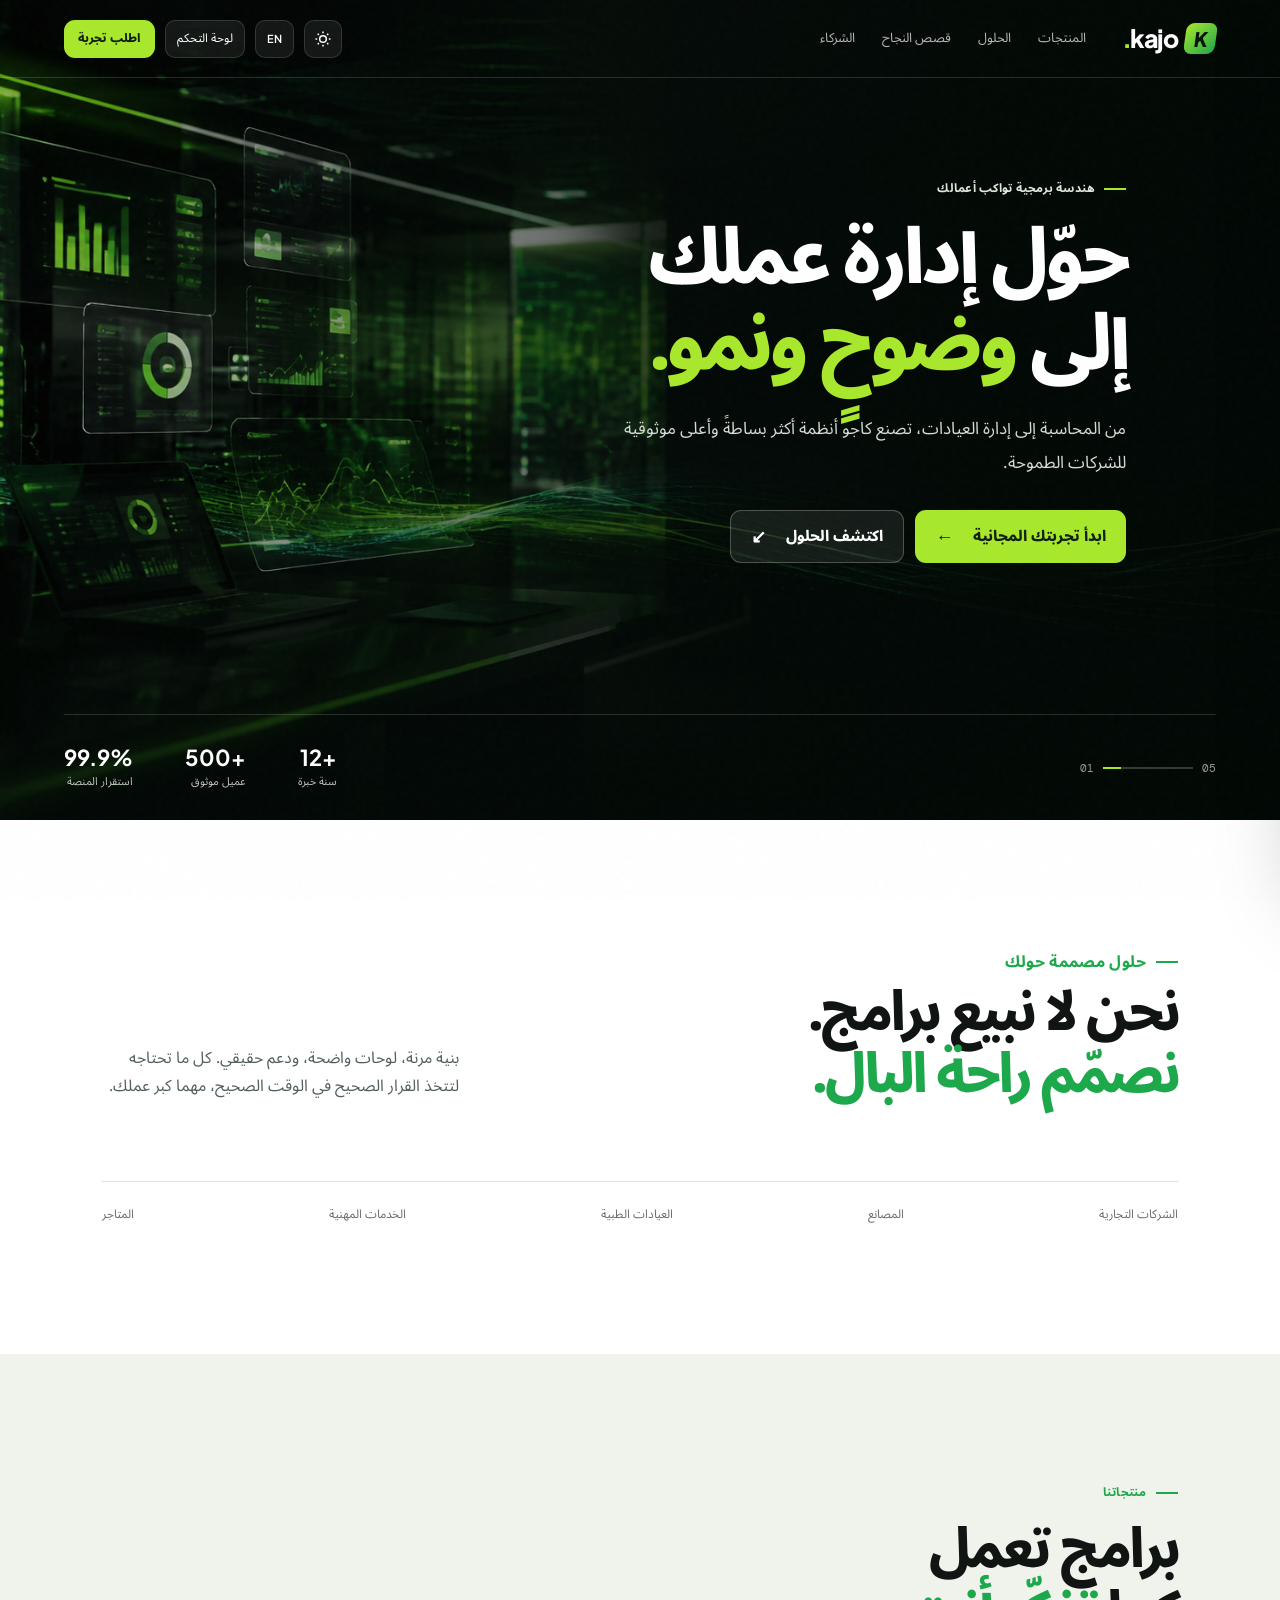
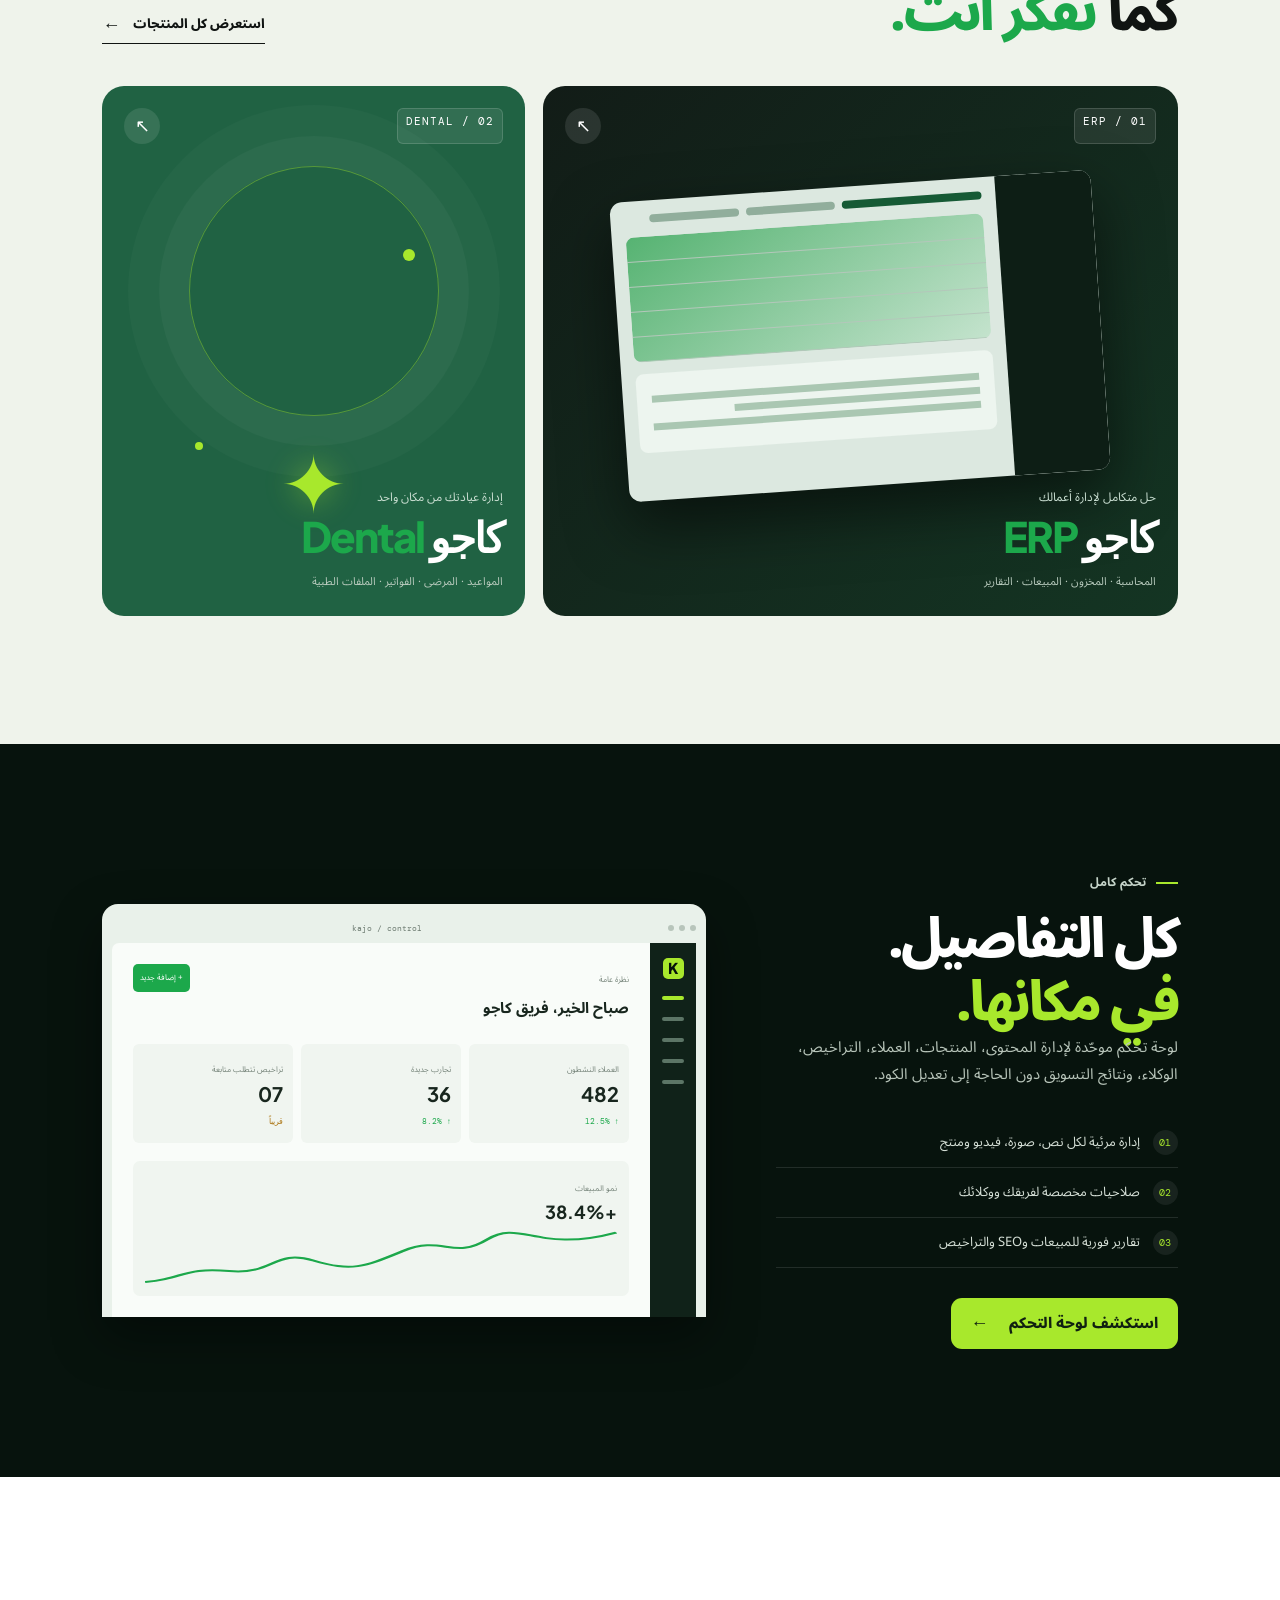
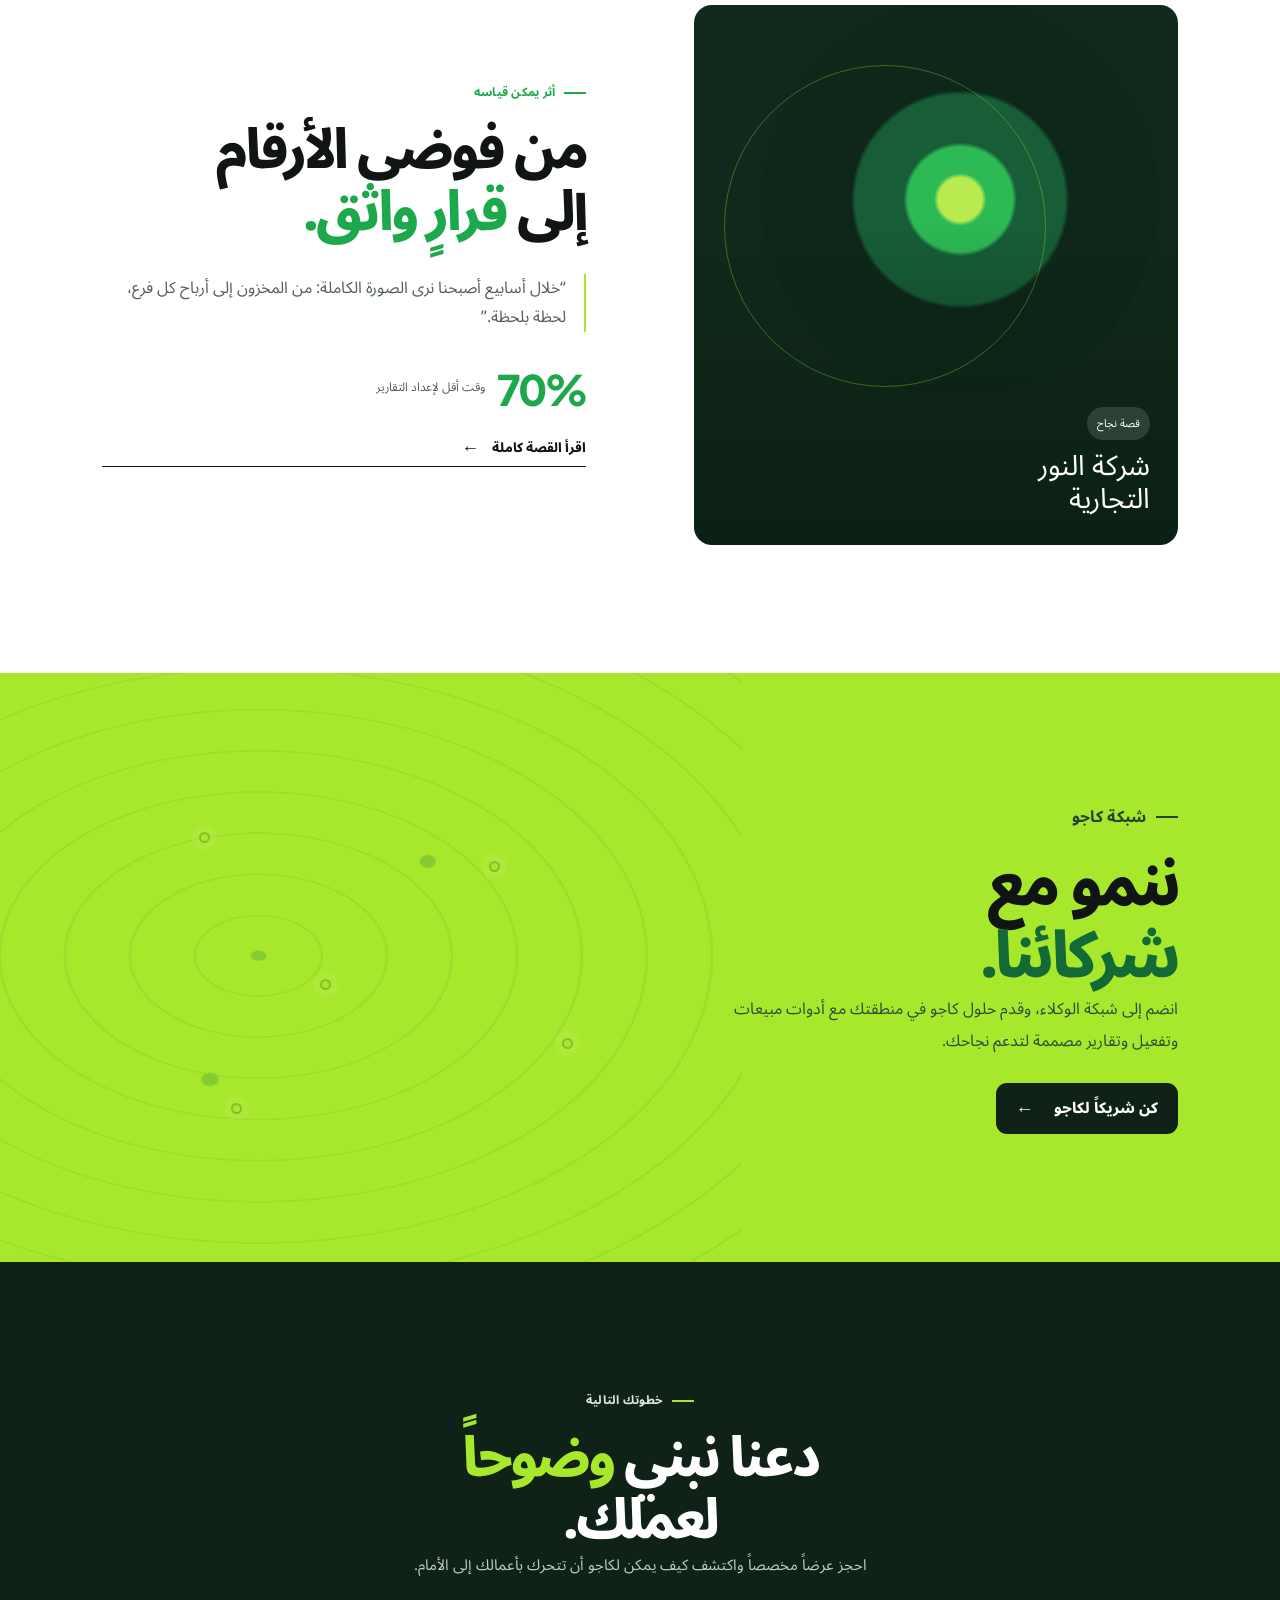
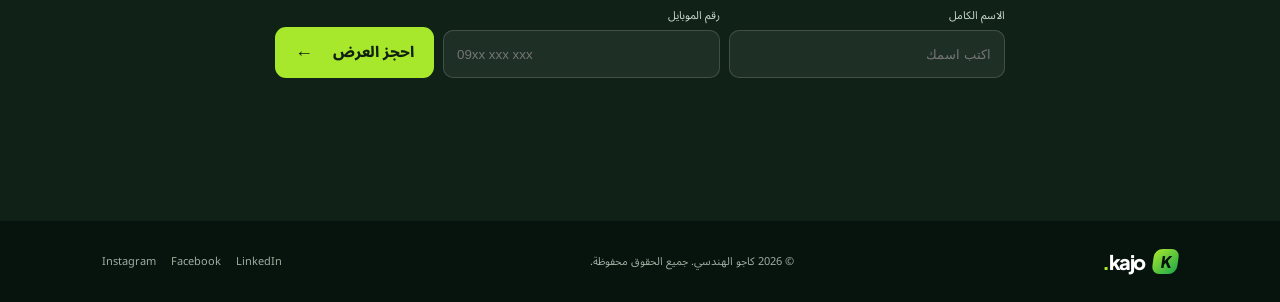
<file: index.html>
<!doctype html>
<html lang="ar" dir="rtl">
<head>
  <meta charset="UTF-8" />
  <meta name="viewport" content="width=device-width, initial-scale=1.0" />
  <meta name="description" content="كاجو الهندسي — حلول ERP وإدارة عيادات الأسنان للشركات السورية." />
  <title>Kajo | كاجو الهندسي</title>
  <link rel="preconnect" href="https://fonts.googleapis.com" />
  <link rel="preconnect" href="https://fonts.gstatic.com" crossorigin />
  <link href="https://fonts.googleapis.com/css2?family=Noto+Sans+Arabic:wght@400;500;600;700;800&family=Plus+Jakarta+Sans:wght@400;500;600;700;800&display=swap" rel="stylesheet" />
  <link rel="stylesheet" href="styles.css" />
</head>
<body>
  <div class="noise"></div>
  <header class="topbar"><a class="brand" href="#top" aria-label="Kajo home"><span class="brand-mark">K</span><span>kajo<span class="brand-dot">.</span></span></a><nav><a href="#products" data-ar="المنتجات" data-en="Products">المنتجات</a><a href="#solutions" data-ar="الحلول" data-en="Solutions">الحلول</a><a href="#success" data-ar="قصص النجاح" data-en="Success stories">قصص النجاح</a><a href="#partners" data-ar="الشركاء" data-en="Partners">الشركاء</a></nav><div class="nav-actions"><button class="icon-btn" id="themeToggle" aria-label="تبديل الألوان"><svg viewBox="0 0 24 24"><path d="M12 3v2m0 14v2M3 12h2m14 0h2M5.64 5.64l1.42 1.42m9.88 9.88 1.42 1.42m0-12.72-1.42 1.42m-9.88 9.88-1.42 1.42"/><circle cx="12" cy="12" r="4"/></svg></button><button class="lang" id="langToggle">EN</button><button class="admin-link" id="adminToggle">لوحة التحكم</button><a href="#demo" class="button button-small">اطلب تجربة</a></div><button class="menu" id="menuToggle" aria-label="القائمة"><i></i><i></i></button></header>

  <main id="top">
    <section class="hero">
      <div class="hero-image"></div><div class="hero-shade"></div>
      <div class="hero-content reveal"><p class="eyebrow"><span></span> هندسة برمجية تواكب أعمالك</p><h1>حوّل إدارة عملك<br/>إلى <em>وضوحٍ ونمو.</em></h1><p class="hero-copy">من المحاسبة إلى إدارة العيادات، تصنع كاجو أنظمة أكثر بساطةً وأعلى موثوقية للشركات الطموحة.</p><div class="hero-buttons"><a href="#demo" class="button">ابدأ تجربتك المجانية <b>←</b></a><a href="#products" class="button button-ghost">اكتشف الحلول <b>↙</b></a></div></div>
      <div class="hero-bottom"><div class="slide-info"><span>01</span><div><i></i></div><span>05</span></div><div class="hero-stats"><div><strong>+12</strong><span>سنة خبرة</span></div><div><strong>+500</strong><span>عميل موثوق</span></div><div><strong>99.9%</strong><span>استقرار المنصة</span></div></div></div>
    </section>

    <section class="statement section reveal" id="solutions"><p class="eyebrow green"><span></span> حلول مصممة حولك</p><div class="statement-grid"><h2>نحن لا نبيع برامج.<br/><em>نصمّم راحة البال.</em></h2><p>بنية مرنة، لوحات واضحة، ودعم حقيقي. كل ما تحتاجه لتتخذ القرار الصحيح في الوقت الصحيح، مهما كبر عملك.</p></div><div class="sector-row"><span>الشركات التجارية</span><span>المصانع</span><span>العيادات الطبية</span><span>الخدمات المهنية</span><span>المتاجر</span></div></section>

    <section class="products section" id="products"><div class="section-head reveal"><div><p class="eyebrow green"><span></span> منتجاتنا</p><h2>برامج تعمل<br/>كما <em>تفكّر أنت.</em></h2></div><a class="text-link" href="#demo">استعرض كل المنتجات <b>←</b></a></div><div class="product-grid"><article class="product-card erp reveal"><div class="card-top"><span class="pill">ERP / 01</span><button aria-label="تفاصيل كاجو ERP">↖</button></div><div class="app-window"><div class="app-sidebar"></div><div class="app-main"><div class="app-lines"><i></i><i></i><i></i></div><div class="app-chart"></div><div class="app-table"><i></i><i></i><i></i></div></div></div><div class="product-copy"><p>حل متكامل لإدارة أعمالك</p><h3>كاجو <em>ERP</em></h3><span>المحاسبة · المخزون · المبيعات · التقارير</span></div></article><article class="product-card dental reveal"><div class="card-top"><span class="pill">DENTAL / 02</span><button aria-label="تفاصيل كاجو دنتال">↖</button></div><div class="dental-art"><div class="ring"></div><div class="tooth">✦</div><div class="pulse p1"></div><div class="pulse p2"></div></div><div class="product-copy"><p>إدارة عيادتك من مكان واحد</p><h3>كاجو <em>Dental</em></h3><span>المواعيد · المرضى · الفواتير · الملفات الطبية</span></div></article></div></section>

    <section class="control-preview section reveal"><div class="control-copy"><p class="eyebrow"><span></span> تحكم كامل</p><h2>كل التفاصيل.<br/><em>في مكانها.</em></h2><p>لوحة تحكم موحّدة لإدارة المحتوى، المنتجات، العملاء، التراخيص، الوكلاء، ونتائج التسويق دون الحاجة إلى تعديل الكود.</p><ul><li><b>01</b> إدارة مرئية لكل نص، صورة، فيديو ومنتج</li><li><b>02</b> صلاحيات مخصصة لفريقك ووكلائك</li><li><b>03</b> تقارير فورية للمبيعات وSEO والتراخيص</li></ul><button class="button" id="openAdmin">استكشف لوحة التحكم <b>←</b></button></div><div class="control-frame"><div class="frame-bar"><span></span><span></span><span></span><b>kajo / control</b></div><div class="dash"><aside><div class="mini-logo">K</div><i class="active"></i><i></i><i></i><i></i><i></i></aside><div class="dash-content"><div class="dash-title"><div><small>نظرة عامة</small><h3>صباح الخير، فريق كاجو</h3></div><button>+ إضافة جديد</button></div><div class="metric-row"><div><small>العملاء النشطون</small><b>482</b><span>↑ 12.5%</span></div><div><small>تجارب جديدة</small><b>36</b><span>↑ 8.2%</span></div><div><small>تراخيص تتطلب متابعة</small><b>07</b><span class="warning">قريباً</span></div></div><div class="dash-chart"><div><small>نمو المبيعات</small><b>+38.4%</b></div><svg viewBox="0 0 420 130" preserveAspectRatio="none"><path d="M0 110 C35 103 35 80 75 88 S115 44 150 67 S195 80 230 48 S275 66 305 25 S350 53 420 11" fill="none" stroke="currentColor" stroke-width="4"/></svg></div></div></div></div></section>

    <section class="success section" id="success"><div class="success-image reveal"><div><span>قصة نجاح</span><p>شركة النور<br/>التجارية</p></div></div><div class="success-copy reveal"><p class="eyebrow green"><span></span> أثر يمكن قياسه</p><h2>من فوضى الأرقام<br/>إلى <em>قرارٍ واثق.</em></h2><blockquote>“خلال أسابيع أصبحنا نرى الصورة الكاملة: من المخزون إلى أرباح كل فرع، لحظة بلحظة.”</blockquote><div class="result"><strong>70%</strong><span>وقت أقل لإعداد التقارير</span></div><a class="text-link" href="#demo">اقرأ القصة كاملة <b>←</b></a></div></section>

    <section class="partners section reveal" id="partners"><p class="eyebrow green"><span></span> شبكة كاجو</p><div><h2>ننمو مع<br/><em>شركائنا.</em></h2><p>انضم إلى شبكة الوكلاء، وقدم حلول كاجو في منطقتك مع أدوات مبيعات وتفعيل وتقارير مصممة لتدعم نجاحك.</p><a class="button button-dark" href="#demo">كن شريكاً لكاجو <b>←</b></a></div><div class="map"><span class="pin p-a"></span><span class="pin p-b"></span><span class="pin p-c"></span><span class="pin p-d"></span><span class="pin p-e"></span></div></section>

    <section class="demo section" id="demo"><p class="eyebrow"><span></span> خطوتك التالية</p><h2>دعنا نبني <em>وضوحاً</em><br/>لعملك.</h2><p>احجز عرضاً مخصصاً واكتشف كيف يمكن لكاجو أن تتحرك بأعمالك إلى الأمام.</p><form id="demoForm"><label>الاسم الكامل<input required placeholder="اكتب اسمك" /></label><label>رقم الموبايل<input required type="tel" placeholder="09xx xxx xxx" /></label><button class="button" type="submit">احجز العرض <b>←</b></button></form><small id="formMessage" role="status"></small></section>
  </main>
  <footer><a class="brand" href="#top"><span class="brand-mark">K</span><span>kajo<span class="brand-dot">.</span></span></a><span>© 2026 كاجو الهندسي. جميع الحقوق محفوظة.</span><div><a href="#">LinkedIn</a><a href="#">Facebook</a><a href="#">Instagram</a></div></footer>

  <aside class="admin-panel" id="adminPanel" aria-label="لوحة التحكم"><div class="admin-head"><div><span class="brand-mark">K</span><b>مركز التحكم</b></div><button id="closeAdmin" aria-label="إغلاق">×</button></div><div class="admin-user"><span>KA</span><div><b>مدير كاجو</b><small>صلاحية كاملة</small></div></div><nav class="admin-nav"><button class="selected" data-view="overview">نظرة عامة</button><button data-view="content">المحتوى والوسائط</button><button data-view="products">المنتجات والخطط</button><button data-view="crm">CRM والمبيعات</button><button data-view="licenses">التراخيص والتفعيل</button><button data-view="partners">الوكلاء والعمولات</button><button data-view="seo">SEO و Keyword Research</button><button data-view="performance">الأداء و Core Web Vitals</button></nav><div class="admin-view" id="adminView"></div></aside><div class="backdrop" id="backdrop"></div>
  <script src="app.js"></script>
</body></html>
</file>
<file: styles.css>
@import url('https://fonts.googleapis.com/css2?family=DM+Mono:wght@400;500&display=swap');
body.dark{--paper:#101712;--surface:#172019;--ink:#f0f6ed;--ink-soft:#b8c5ba;--line:#334137;--soft:#202c22}.dark .products{background:#131c15}.dark .product-card{box-shadow:0 12px 34px #0004}.dark .admin-panel{--ink:#101412;--ink-soft:#526058;--line:#dce3da}.dark .success-copy blockquote{color:#b8c5ba}.dark .text-link{border-color:currentColor}.dark .control-frame{box-shadow:0 20px 50px #0009}
@media(max-width:800px){.topbar nav.mobile-open{display:flex!important;position:absolute;top:68px;inset-inline:0;padding:18px;background:#0b1a11;flex-direction:column;gap:13px}}
:root{--ink:#101412;--ink-soft:#526058;--paper:#f5f7f2;--surface:#fff;--lime:#a8e82c;--green:#1ca84b;--deep:#07130d;--line:#dce3da;--soft:#e9efe6;--radius:22px}*{box-sizing:border-box}html{scroll-behavior:smooth}body{margin:0;background:var(--paper);color:var(--ink);font:400 15px/1.8 'Noto Sans Arabic',sans-serif}.noise{pointer-events:none;position:fixed;inset:0;opacity:.035;z-index:20;background-image:url("data:image/svg+xml,%3Csvg viewBox='0 0 180 180' xmlns='http://www.w3.org/2000/svg'%3E%3Cfilter id='n'%3E%3CfeTurbulence type='fractalNoise' baseFrequency='.85' numOctaves='3' stitchTiles='stitch'/%3E%3C/filter%3E%3Crect width='100%25' height='100%25' filter='url(%23n)' opacity='.6'/%3E%3C/svg%3E")}a{text-decoration:none;color:inherit}button{font:inherit;border:0;cursor:pointer}.topbar{height:78px;padding:0 clamp(20px,5vw,78px);display:flex;align-items:center;gap:36px;position:absolute;z-index:5;inset-inline:0;color:white;border-bottom:1px solid #ffffff25}.brand{font:800 25px/1 'Plus Jakarta Sans',sans-serif;letter-spacing:-1.5px;display:flex;align-items:center;gap:8px}.brand-mark{height:31px;width:31px;border-radius:8px;display:grid;place-items:center;font:800 20px/1 'Plus Jakarta Sans';background:linear-gradient(135deg,var(--lime),var(--green));color:#07130d;transform:skew(-8deg)}.brand-dot{color:var(--lime)}.topbar nav{display:flex;gap:27px;font-size:13px;flex:1}.topbar nav a{opacity:.7;transition:opacity .2s}.topbar nav a:hover{opacity:1}.nav-actions{display:flex;align-items:center;gap:10px}.icon-btn,.lang,.admin-link{background:#ffffff12;color:inherit;border:1px solid #ffffff22;height:38px;border-radius:10px;padding:0 11px}.icon-btn{width:38px;padding:8px}.icon-btn svg{width:100%;height:100%;fill:none;stroke:currentColor;stroke-width:1.8}.lang{font:600 11px 'Plus Jakarta Sans'}.admin-link{font-size:12px}.button{min-height:48px;padding:12px 20px;border-radius:11px;background:var(--lime);color:#102011;display:inline-flex;align-items:center;justify-content:center;gap:20px;font-weight:800;transition:transform .2s,box-shadow .2s}.button:hover{transform:translateY(-2px);box-shadow:0 10px 28px #a8e82c40}.button b,.text-link b{font-size:18px;line-height:1}.button-small{min-height:38px;padding:8px 14px;font-size:12px}.menu{display:none;background:none;color:#fff;width:44px;height:44px}.menu i{display:block;width:22px;height:1px;background:currentColor;margin:6px auto}.hero{height:min(820px,100vh);min-height:680px;position:relative;color:white;overflow:hidden}.hero-image{position:absolute;inset:0;background:url('assets/kajo-hero.png') center/cover}.hero-shade{position:absolute;inset:0;background:linear-gradient(90deg,rgba(2,11,6,.15),rgba(2,9,5,.92) 80%),linear-gradient(0deg,rgba(2,9,5,.8),transparent 40%)}.hero-content{position:relative;z-index:1;padding:178px clamp(20px,12vw,190px) 80px;max-width:850px}.eyebrow{display:flex;align-items:center;gap:9px;letter-spacing:.02em;font-size:12px;font-weight:700;color:#dce8dc;margin:0 0 16px}.eyebrow span{width:22px;height:2px;background:var(--lime)}.eyebrow.green{color:var(--green)}.eyebrow.green span{background:var(--green)}h1,h2,h3,p{margin-top:0}h1,h2{font-weight:800;letter-spacing:-.055em;line-height:1.13}h1{font-size:clamp(43px,6vw,83px);margin-bottom:23px}em{font-style:normal;color:var(--green)}.hero h1 em{color:var(--lime)}.hero-copy{max-width:530px;color:#d1ddd3;font-size:17px;line-height:2}.hero-buttons{display:flex;gap:11px;margin-top:30px}.button-ghost{background:#ffffff13;color:white;border:1px solid #ffffff3d;box-shadow:none}.button-ghost:hover{box-shadow:none;background:#ffffff22}.hero-bottom{position:absolute;z-index:1;bottom:0;inset-inline:clamp(20px,5vw,78px);height:106px;border-top:1px solid #ffffff25;display:flex;align-items:center;justify-content:space-between}.slide-info{direction:ltr;display:flex;align-items:center;gap:9px;font:11px 'DM Mono';color:#fff9}.slide-info div{height:2px;width:90px;background:#ffffff33}.slide-info i{display:block;height:100%;width:20%;background:var(--lime)}.hero-stats{display:flex;gap:52px}.hero-stats div{display:grid;gap:1px}.hero-stats strong{font:700 22px 'Plus Jakarta Sans'}.hero-stats span{color:#bbc8bd;font-size:11px}.section{padding:clamp(75px,10vw,150px) clamp(20px,8vw,130px)}.statement{background:var(--surface)}.statement-grid{display:grid;grid-template-columns:1.2fr .7fr;gap:10%;align-items:end}.statement h2,.section-head h2,.control-copy h2,.success h2,.partners h2,.demo h2{font-size:clamp(35px,4.3vw,62px);margin-bottom:0}.statement p{color:var(--ink-soft);font-size:16px;margin-bottom:5px}.sector-row{margin-top:75px;padding-top:22px;border-top:1px solid var(--line);display:flex;justify-content:space-between;gap:15px;color:#657066;font-size:12px}.products{background:#eff3eb}.section-head{display:flex;justify-content:space-between;align-items:end;margin-bottom:42px}.text-link{font-size:13px;font-weight:800;display:flex;gap:13px;align-items:center;border-bottom:1px solid var(--ink);padding-bottom:6px}.product-grid{display:grid;grid-template-columns:1.2fr .8fr;gap:18px}.product-card{border-radius:var(--radius);min-height:530px;padding:22px;position:relative;overflow:hidden;color:white;display:flex;flex-direction:column;justify-content:space-between}.erp{background:linear-gradient(135deg,#121c17,#143523)}.dental{background:#206243}.card-top{display:flex;justify-content:space-between;position:relative;z-index:1}.pill{font:11px 'DM Mono';letter-spacing:.09em;padding:5px 8px;background:#ffffff15;border:1px solid #ffffff25;border-radius:6px}.card-top button{height:36px;width:36px;border-radius:50%;background:#ffffff1a;color:white;font-size:18px}.app-window{position:absolute;inset:100px 12% 130px;background:#dce8e0;border-radius:12px;overflow:hidden;display:flex;box-shadow:0 25px 60px #0008;transform:rotate(-4deg)}.app-sidebar{width:20%;background:#0d1e15}.app-main{padding:14px;width:80%}.app-lines{display:flex;gap:7px}.app-lines i{height:8px;width:25%;background:#91ae9c;border-radius:4px}.app-lines i:first-child{width:39%;background:#165a35}.app-chart{height:46%;margin-top:14px;border-radius:8px;background:repeating-linear-gradient(0deg,#b3c7ba 0 1px,transparent 1px 25px),linear-gradient(145deg,#56b372,#c4e3cd)}.app-table{padding:15px;margin-top:12px;border-radius:8px;background:#edf5ef}.app-table i{display:block;height:7px;background:#aac7b2;margin:7px 0}.app-table i:nth-child(2){width:75%}.product-copy{position:relative;z-index:1}.product-copy p{font-size:12px;color:#c8ddd0;margin-bottom:6px}.product-copy h3{font:800 42px/1 'Plus Jakarta Sans';letter-spacing:-2px;margin-bottom:10px}.product-copy span{font-size:11px;color:#b8cabd}.dental-art{position:absolute;inset:80px 0 115px;display:grid;place-items:center}.ring{height:250px;width:250px;border:1px solid #a8e82c66;border-radius:50%;box-shadow:0 0 0 30px #ffffff08,0 0 0 61px #ffffff06}.tooth{font-size:80px;color:var(--lime);text-shadow:0 0 30px #a8e82c77}.pulse{position:absolute;border-radius:50%;background:var(--lime)}.p1{height:12px;width:12px;top:25%;right:26%}.p2{height:8px;width:8px;bottom:15%;left:22%}.control-preview{background:var(--deep);color:#fff;display:grid;grid-template-columns:.8fr 1.2fr;gap:70px;align-items:center}.control-copy>p{color:#c5d4c9}.control-copy h2 em{color:var(--lime)}.control-copy>p:not(.eyebrow){color:#b7c4b9;max-width:460px}.control-copy ul{list-style:none;padding:0;margin:30px 0}.control-copy li{padding:12px 0;border-bottom:1px solid #ffffff1c;font-size:13px;color:#d5dfd6}.control-copy li b{display:inline-grid;place-items:center;width:25px;height:25px;background:#ffffff12;border-radius:50%;margin-left:10px;font:10px 'DM Mono';color:var(--lime)}.control-frame{background:#e9f1ea;border-radius:16px 16px 0 0;padding:10px 10px 0;color:#18261e;box-shadow:0 20px 50px #0006}.frame-bar{height:29px;display:flex;align-items:center;gap:5px;font:8px 'DM Mono';color:#6b796f}.frame-bar span{height:6px;width:6px;border-radius:50%;background:#b8c5bb}.frame-bar b{margin-inline:auto;font-weight:400}.dash{min-height:340px;background:#f9fcf9;border-radius:7px 7px 0 0;display:flex}.dash aside{width:48px;background:#102219;padding:15px 12px;display:flex;flex-direction:column;gap:17px}.mini-logo{font:800 15px 'Plus Jakarta Sans';color:#06120b;background:var(--lime);height:21px;width:21px;border-radius:5px;text-align:center}.dash aside i{width:100%;height:4px;border-radius:3px;background:#5c7566}.dash aside i.active{background:var(--lime)}.dash-content{padding:21px;width:100%}.dash-title{display:flex;justify-content:space-between;align-items:start}.dash-title small,.metric-row small,.dash-chart small{font-size:8px;color:#78867c}.dash-title h3{font-size:15px;margin:4px 0}.dash-title button{background:var(--green);color:white;font-size:8px;border-radius:5px;padding:7px}.metric-row{display:grid;grid-template-columns:repeat(3,1fr);gap:8px;margin:18px 0}.metric-row>div{padding:10px;background:#f0f5f0;border-radius:6px}.metric-row b{display:block;font:700 20px 'Plus Jakarta Sans'}.metric-row span{font:8px 'DM Mono';color:var(--green)}.metric-row .warning{color:#ac7614}.dash-chart{height:135px;background:#f0f5f0;border-radius:7px;padding:12px}.dash-chart b{display:block;font:700 18px 'Plus Jakarta Sans'}.dash-chart svg{height:65px;width:100%;color:var(--green);margin-top:4px}.success{background:var(--surface);display:grid;grid-template-columns:1fr 1fr;gap:10%;align-items:center}.success-image{height:540px;background:linear-gradient(0deg,#081c10aa,transparent 60%),radial-gradient(circle at 55% 36%,#b7eb4f 0 5%,#2dba55 6% 12%,#175e38 13% 24%,#0e2719 25% 45%,#11291c 46%);border-radius:18px;position:relative;overflow:hidden}.success-image:after{content:'';position:absolute;width:320px;height:320px;border-radius:50%;border:1px solid #a8e82c55;top:60px;left:30px}.success-image>div{position:absolute;z-index:1;bottom:28px;right:28px;color:#fff}.success-image span{font-size:11px;background:#ffffff22;padding:5px 10px;border-radius:20px}.success-image p{font-size:28px;line-height:1.2;margin:14px 0 0}.success-copy blockquote{border-right:2px solid var(--lime);margin:30px 0;padding:0 18px;color:var(--ink-soft);font-size:16px}.result{display:flex;align-items:center;gap:12px;margin-bottom:22px}.result strong{font:800 42px 'Plus Jakarta Sans';color:var(--green);letter-spacing:-3px}.result span{font-size:12px;color:var(--ink-soft)}.partners{background:var(--lime);min-height:540px;position:relative;overflow:hidden}.partners .eyebrow{color:#23412c}.partners .eyebrow span{background:#23412c}.partners>div:not(.map){position:relative;z-index:1;max-width:460px}.partners h2{font-size:clamp(42px,5vw,70px)}.partners h2 em{color:#146a36}.partners p{font-size:16px;line-height:2;color:#294d35}.button-dark{background:#102218;color:white;margin-top:10px}.button-dark:hover{box-shadow:0 10px 28px #10221844}.map{position:absolute;inset:0 42% 0 -5%;opacity:.25;background:radial-gradient(ellipse at 40% 48%,#267647 0 1%,transparent 1.3%),radial-gradient(ellipse at 61% 32%,#267647 0 1%,transparent 1.3%),radial-gradient(ellipse at 34% 69%,#267647 0 1%,transparent 1.3%),repeating-radial-gradient(ellipse at 40% 48%,transparent 0 9%,#24703f55 9.2% 9.5%)}.pin{position:absolute;width:11px;height:11px;border:2px solid #184728;background:var(--lime);border-radius:50%;box-shadow:0 0 0 7px #ffffff44}.p-a{top:32%;right:30%}.p-b{top:52%;right:51%}.p-c{top:62%;right:21%}.p-d{top:27%;right:66%}.p-e{top:73%;right:62%}.demo{text-align:center;background:#102218;color:white}.demo .eyebrow{justify-content:center}.demo h2 em{color:var(--lime)}.demo>p:not(.eyebrow){color:#bdcdbf;max-width:480px;margin:0 auto 27px}.demo form{display:grid;grid-template-columns:1fr 1fr auto;max-width:730px;margin:auto;gap:9px;text-align:right}.demo label{font-size:11px;color:#cad8cd}.demo input{display:block;width:100%;height:48px;border-radius:10px;border:1px solid #ffffff28;background:#ffffff0f;padding:0 13px;color:#fff;font:14px inherit;margin-top:4px}.demo input:focus{outline:2px solid var(--lime);outline-offset:1px}.demo form .button{align-self:end}.demo small{display:block;margin-top:15px;color:var(--lime)}footer{padding:28px clamp(20px,8vw,130px);background:#07130d;color:#9daea1;display:flex;align-items:center;justify-content:space-between;font-size:11px}footer .brand{color:#fff;font-size:20px}footer .brand-mark{height:25px;width:25px;font-size:16px}footer div{display:flex;gap:15px}.admin-panel{position:fixed;z-index:50;inset:0 0 0 auto;width:min(900px,100vw);background:#f4f7f3;transform:translateX(105%);transition:transform .35s cubic-bezier(.2,.8,.2,1);box-shadow:-20px 0 80px #0004;display:grid;grid-template-columns:250px 1fr;overflow:auto}.admin-panel.open{transform:translateX(0)}.backdrop{position:fixed;z-index:40;inset:0;background:#06140cc9;opacity:0;visibility:hidden;transition:.3s}.backdrop.show{opacity:1;visibility:visible}.admin-head{grid-column:1;padding:24px 20px;display:flex;justify-content:space-between;align-items:center;background:#102218;color:white}.admin-head>div{display:flex;align-items:center;gap:10px}.admin-head button{color:#fff;background:#ffffff14;border-radius:8px;font-size:24px;width:36px;height:36px}.admin-user{grid-column:1;background:#102218;padding:0 20px 24px;display:flex;gap:10px;color:white;align-items:center}.admin-user>span{display:grid;place-items:center;width:38px;height:38px;border-radius:50%;background:#a8e82c;color:#102218;font:700 11px 'Plus Jakarta Sans'}.admin-user b,.admin-user small{display:block}.admin-user small{color:#9eb2a2;font-size:10px}.admin-nav{grid-column:1;grid-row:2;background:#102218;padding:12px}.admin-nav button{width:100%;text-align:right;padding:12px;color:#b7c8bb;background:transparent;border-radius:8px;font-size:12px;transition:.2s}.admin-nav button:hover,.admin-nav button.selected{background:#ffffff10;color:white}.admin-view{grid-column:2;grid-row:1 / span 2;padding:45px;direction:rtl}.view-kicker{font-size:11px;color:var(--green);font-weight:800}.admin-view h2{font-size:30px;margin:5px 0 25px}.admin-cards{display:grid;grid-template-columns:repeat(3,1fr);gap:12px}.admin-card{background:white;padding:18px;border:1px solid var(--line);border-radius:12px}.admin-card small{display:block;color:#667367;font-size:11px}.admin-card strong{font:700 28px 'Plus Jakarta Sans';display:block;margin-top:4px}.admin-card span{font:11px 'DM Mono';color:var(--green)}.admin-list{margin-top:20px;background:white;border:1px solid var(--line);border-radius:12px;padding:10px}.admin-list h3{font-size:14px;margin:5px 8px 12px}.admin-row{display:flex;justify-content:space-between;align-items:center;padding:12px 8px;border-top:1px solid var(--line);font-size:12px}.status{padding:3px 8px;border-radius:12px;background:#e4f7e9;color:#18723b;font-size:10px}.action{padding:7px 10px;background:#eaf1e8;border-radius:7px;color:#183e24;font-size:11px}.seo-grid{display:grid;grid-template-columns:1fr 1fr;gap:13px}.seo-chart{background:#102218;color:#fff;border-radius:12px;padding:18px}.bars{height:140px;display:flex;gap:10px;align-items:end;padding-top:20px}.bars i{display:block;width:16%;background:var(--lime);border-radius:5px 5px 0 0}.seo-keyword{background:white;border:1px solid var(--line);border-radius:12px;padding:18px}.seo-keyword p{font-size:12px;border-bottom:1px solid var(--line);padding-bottom:8px;display:flex;justify-content:space-between}.seo-keyword b{color:var(--green)}.perf{background:white;border:1px solid var(--line);border-radius:13px;padding:20px}.score-row{display:flex;gap:15px;flex-wrap:wrap}.score{height:112px;width:112px;border-radius:50%;border:9px solid var(--lime);display:grid;place-items:center;font:800 30px 'Plus Jakarta Sans'}.score:nth-child(2){border-color:#1ca84b}.score:nth-child(3){border-color:#ffbb52}.score small{font:11px 'Noto Sans Arabic';display:block;text-align:center}.reveal{opacity:0;transform:translateY(12px);transition:opacity .4s cubic-bezier(.2,.8,.2,1),transform .4s cubic-bezier(.2,.8,.2,1)}.reveal.visible{opacity:1;transform:none}@media(max-width:800px){.topbar{height:68px;padding:0 18px;gap:10px}.topbar nav,.admin-link{display:none}.nav-actions{margin-inline-start:auto}.nav-actions .button-small{display:none}.menu{display:block}.hero{min-height:650px;height:100svh}.hero-content{padding:145px 24px 80px}.hero-content h1{font-size:44px}.hero-copy{font-size:14px}.hero-buttons{flex-wrap:wrap}.hero-bottom{height:86px;inset-inline:24px}.hero-stats{gap:16px}.hero-stats div:not(:first-child){display:none}.statement-grid,.control-preview,.success{grid-template-columns:1fr;gap:35px}.sector-row{margin-top:40px;display:grid;grid-template-columns:repeat(2,1fr)}.product-grid{grid-template-columns:1fr}.product-card{min-height:450px}.section-head{align-items:start;gap:20px}.section-head .text-link{margin-top:26px;white-space:nowrap}.control-preview{padding-bottom:0}.control-frame{margin:0 -10px}.success-image{height:380px}.partners .map{opacity:.14;inset:0}.demo form{grid-template-columns:1fr;text-align:right}.demo form .button{margin-top:10px}.admin-panel{grid-template-columns:1fr;width:100%}.admin-head{grid-column:1}.admin-user{display:none}.admin-nav{grid-column:1;grid-row:auto;display:flex;overflow:auto;padding:9px;white-space:nowrap}.admin-nav button{width:auto;min-width:max-content}.admin-view{grid-column:1;grid-row:auto;padding:26px 18px}.admin-cards{grid-template-columns:1fr 1fr}.admin-cards .admin-card:last-child{grid-column:span 2}.seo-grid{grid-template-columns:1fr}footer{display:grid;gap:18px}.hero-image{background-position:42% center}}@media(prefers-reduced-motion:reduce){html{scroll-behavior:auto}*,*:before,*:after{transition-duration:.01ms!important;animation-duration:.01ms!important}.reveal{opacity:1;transform:none}}
</file>
